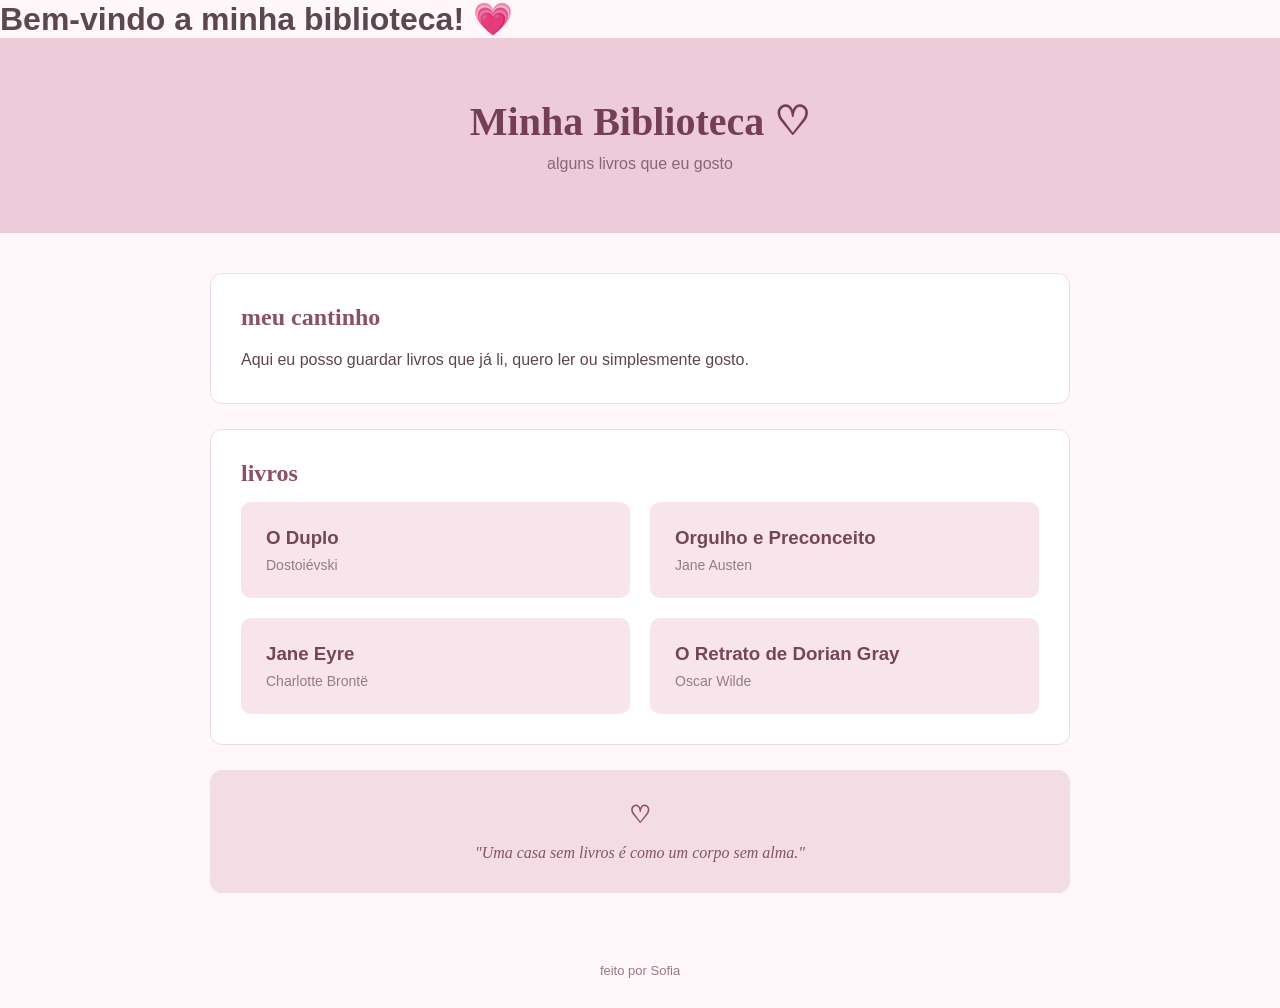
<file: index.html>
<!DOCTYPE html>
<html lang="pt-br">
<head>
    <meta charset="UTF-8">
    <meta name="viewport" content="width=device-width, initial-scale=1.0">
    <h1>Bem-vindo a minha biblioteca! 💗</h1>
    <link rel="stylesheet" href="style.css">
</head>

<body>

    <header>
        <h1>Minha Biblioteca ♡</h1>
        <p>alguns livros que eu gosto</p>
    </header>

    <main>

        <section class="sobre">
            <h2>meu cantinho</h2>

            <p>
                Aqui eu posso guardar livros que já li,
                quero ler ou simplesmente gosto.
            </p>
        </section>

        <section>
            <h2>livros</h2>

            <div class="livros">

                <div class="livro">
                    <h3>O Duplo</h3>
                    <p>Dostoiévski</p>
                </div>

                <div class="livro">
                    <h3>Orgulho e Preconceito</h3>
                    <p>Jane Austen</p>
                </div>

                <div class="livro">
                    <h3>Jane Eyre</h3>
                    <p>Charlotte Brontë</p>
                </div>

                <div class="livro">
                    <h3>O Retrato de Dorian Gray</h3>
                    <p>Oscar Wilde</p>
                </div>

            </div>
        </section>

        <section class="frase">
            <h2>♡</h2>
            <p>
                "Uma casa sem livros é como um corpo sem alma."
            </p>
        </section>

    </main>

    <footer>
        <p>feito por Sofia</p>
    </footer>

</body>
</html>
</file>
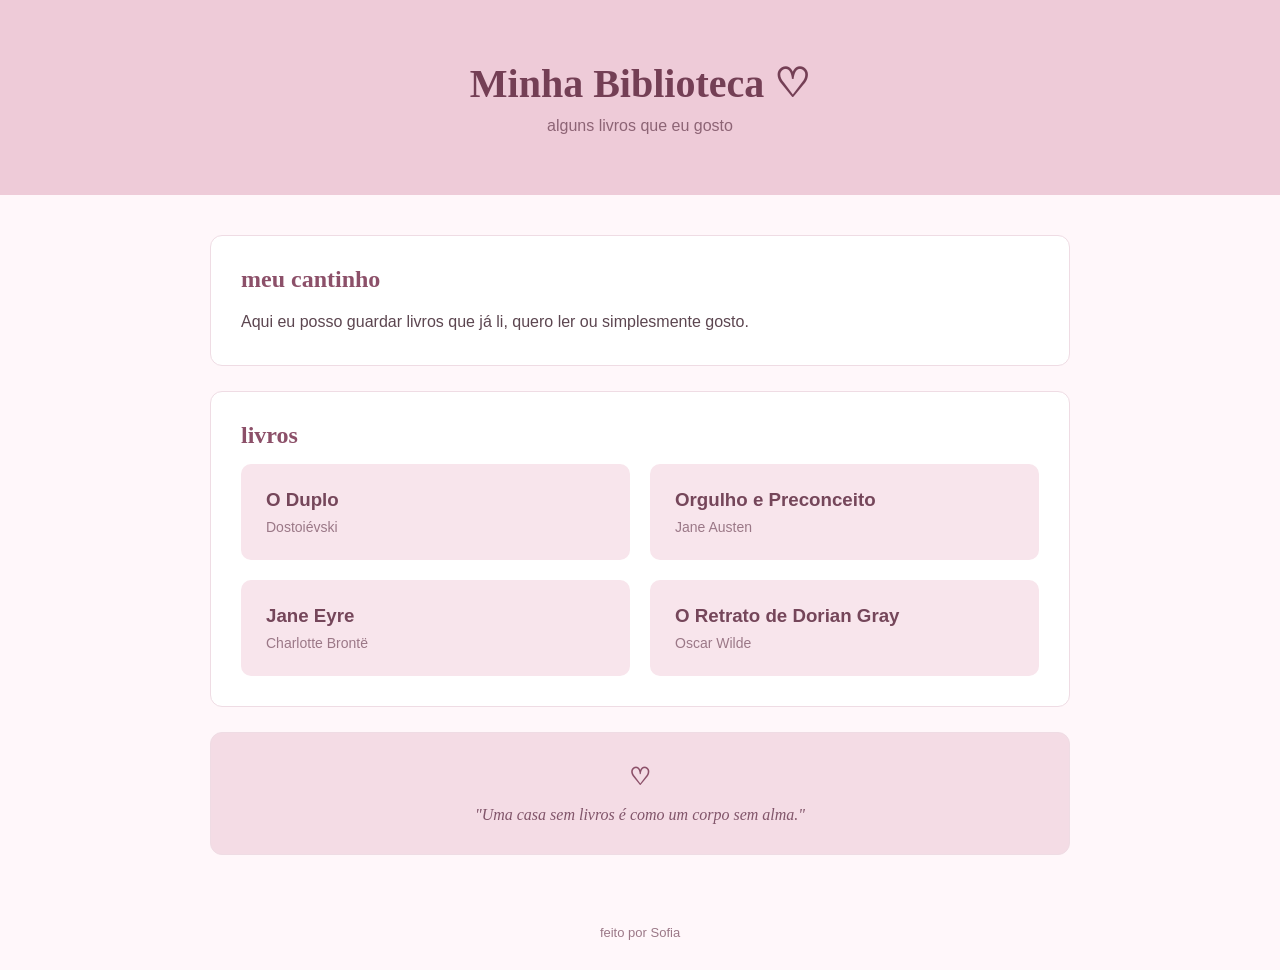
<file: index-teste.html>
<!DOCTYPE html>
<html lang="pt-br">
<head>
    <meta charset="UTF-8">
    <meta name="viewport" content="width=device-width, initial-scale=1.0">
    <title>Minha Biblioteca</title>
    <link rel="stylesheet" href="style.css">
</head>

<body>

    <header>
        <h1>Minha Biblioteca ♡</h1>
        <p>alguns livros que eu gosto</p>
    </header>

    <main>

        <section class="sobre">
            <h2>meu cantinho</h2>

            <p>
                Aqui eu posso guardar livros que já li,
                quero ler ou simplesmente gosto.
            </p>
        </section>

        <section>
            <h2>livros</h2>

            <div class="livros">

                <div class="livro">
                    <h3>O Duplo</h3>
                    <p>Dostoiévski</p>
                </div>

                <div class="livro">
                    <h3>Orgulho e Preconceito</h3>
                    <p>Jane Austen</p>
                </div>

                <div class="livro">
                    <h3>Jane Eyre</h3>
                    <p>Charlotte Brontë</p>
                </div>

                <div class="livro">
                    <h3>O Retrato de Dorian Gray</h3>
                    <p>Oscar Wilde</p>
                </div>

            </div>
        </section>

        <section class="frase">
            <h2>♡</h2>
            <p>
                "Uma casa sem livros é como um corpo sem alma."
            </p>
        </section>

    </main>

    <footer>
        <p>feito por Sofia</p>
    </footer>

</body>
</html>
</file>
<file: style.css>
* {
    margin: 0;
    padding: 0;
    box-sizing: border-box;
}

body {
    background-color: #fff7fa;
    color: #5c4650;
    font-family: Arial, sans-serif;
}

header {
    background-color: #eecbd8;
    text-align: center;
    padding: 60px 20px;
}

header h1 {
    color: #743f55;
    font-family: Georgia, serif;
    font-size: 40px;
    margin-bottom: 10px;
}

header p {
    color: #8d6475;
}

main {
    max-width: 900px;
    margin: 40px auto;
    padding: 0 20px;
}

section {
    background-color: white;
    padding: 30px;
    margin-bottom: 25px;
    border-radius: 12px;
    border: 1px solid #efdce4;
}

h2 {
    color: #8c5069;
    font-family: Georgia, serif;
    margin-bottom: 15px;
}

.sobre p {
    line-height: 1.7;
}

.livros {
    display: grid;
    grid-template-columns: repeat(2, 1fr);
    gap: 20px;
}

.livro {
    background-color: #f8e5ec;
    padding: 25px;
    border-radius: 10px;
}

.livro h3 {
    color: #75465a;
    margin-bottom: 8px;
}

.livro p {
    color: #9b7887;
    font-size: 14px;
}

.frase {
    text-align: center;
    background-color: #f4dce5;
}

.frase p {
    font-family: Georgia, serif;
    font-style: italic;
    color: #81556a;
}

footer {
    text-align: center;
    padding: 30px;
    color: #9b7887;
    font-size: 13px;
}

@media (max-width: 600px) {
    .livros {
        grid-template-columns: 1fr;
    }

    header h1 {
        font-size: 32px;
    }
}
</file>
